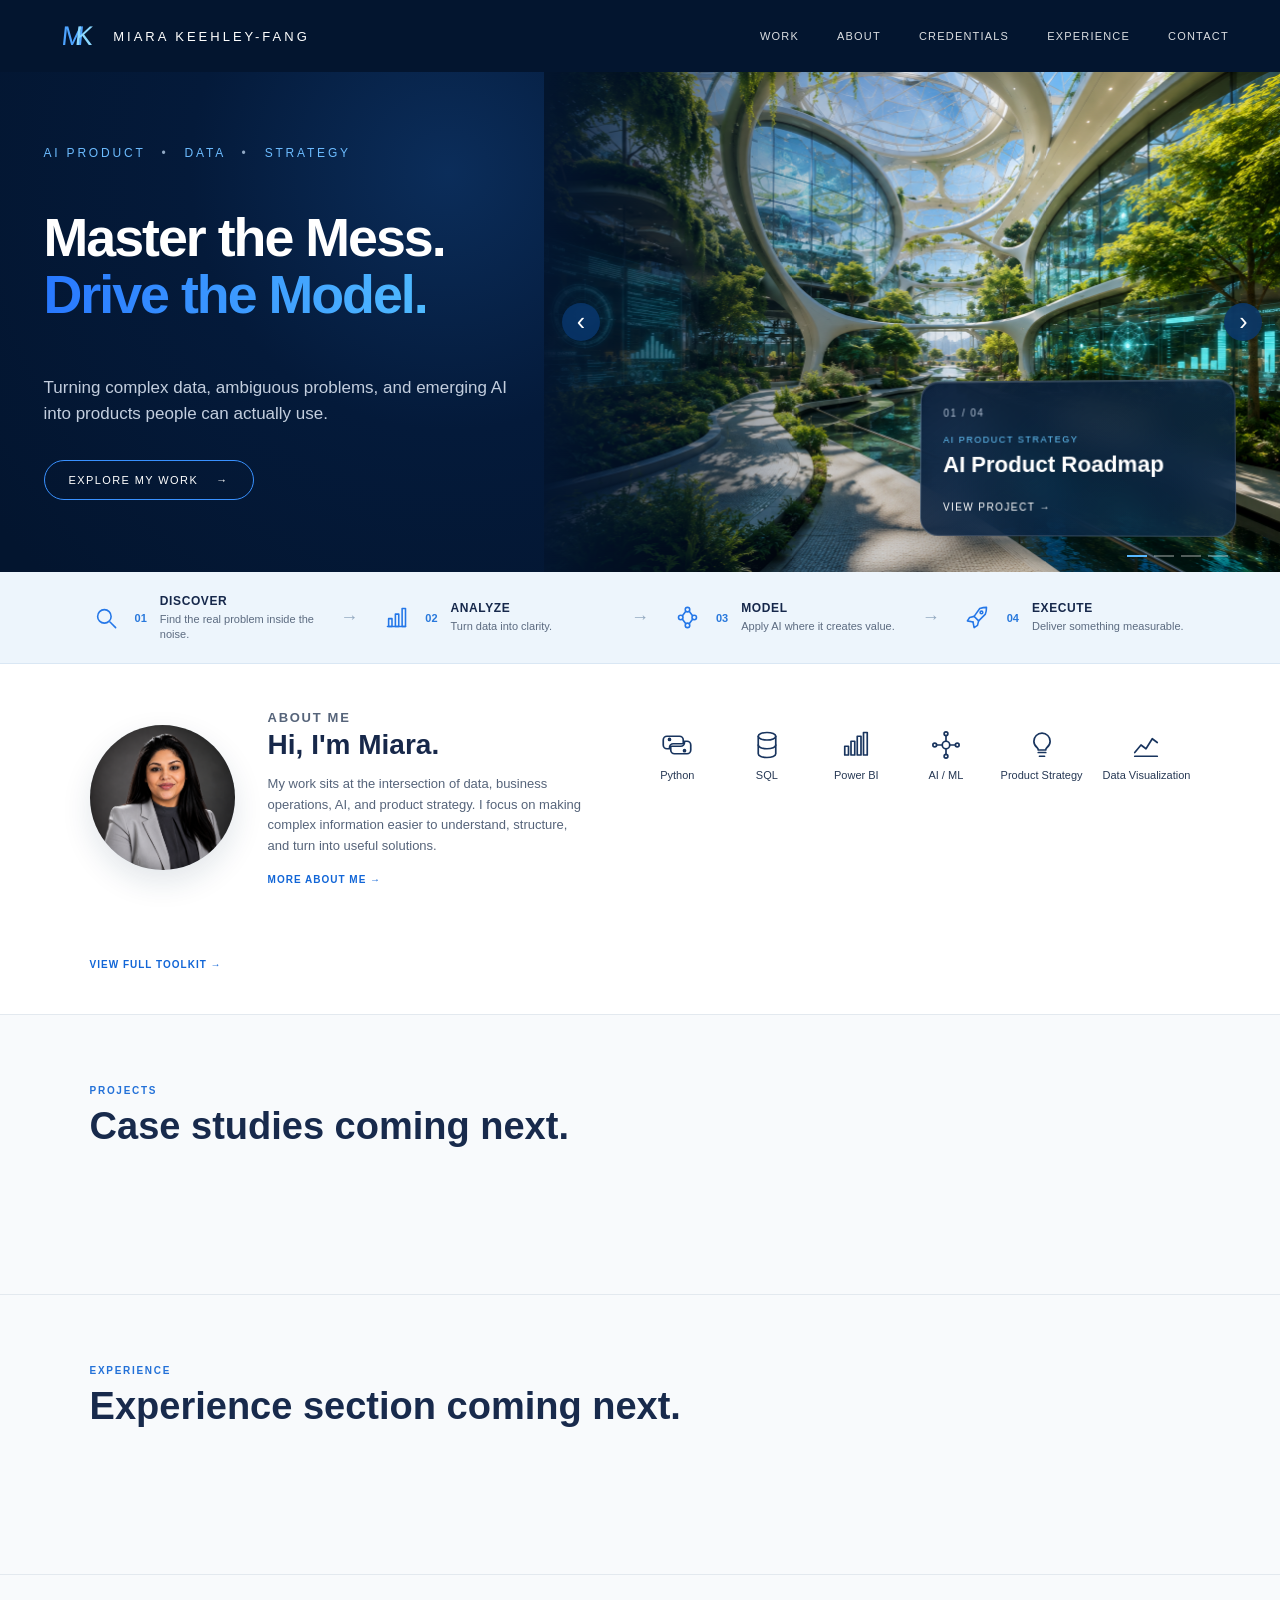
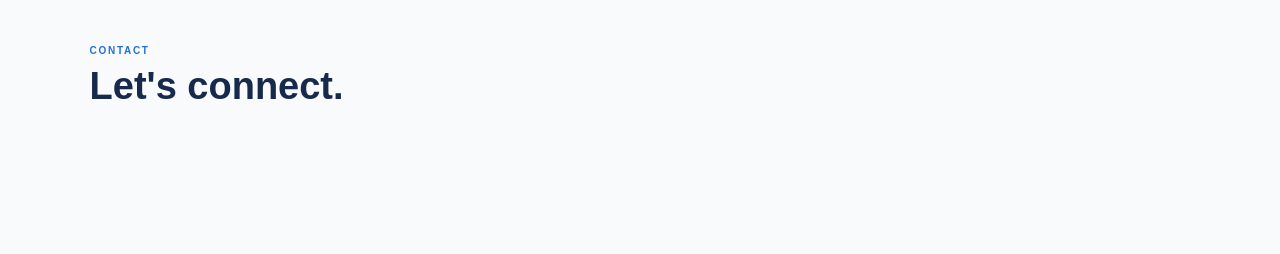
<file: index.html>
<!DOCTYPE html>
<html lang="en">

<head>
    <meta charset="UTF-8">
    <meta name="viewport" content="width=device-width, initial-scale=1.0">

    <title>Miara Keehley-Fang | AI Product & Data</title>

    <link rel="stylesheet" href="style.css">
</head>

<body>

    <!-- NAVIGATION -->
    <header class="site-header">

    <a href="index.html" class="brand">
        <div class="monogram" aria-label="MK">
            <span>M</span><span>K</span>
        </div>

        <span class="brand-name">MIARA KEEHLEY-FANG</span>
    </a>

    <button class="menu-toggle" id="menuToggle" aria-label="Open navigation">
        <span></span>
        <span></span>
        <span></span>
    </button>

    <nav class="nav-links" id="mobileNav">
        <a href="projects.html">WORK</a>
        <a href="index.html#about">ABOUT</a>
        <a href="index.html#credentials">CREDENTIALS</a>
        <a href="index.html#experience">EXPERIENCE</a>
        <a href="contact.html">CONTACT</a>
    </nav>

</header>


    <main>

        <!-- HERO -->
        <section class="hero">

            <div class="hero-copy">

                <p class="eyebrow">
                    AI PRODUCT
                    <span>•</span>
                    DATA
                    <span>•</span>
                    STRATEGY
                </p>

                <h1 class="hero-title">
            <span class="title-white">Master the Mess.</span>
            <span class="title-gradient">Drive the Model.</span>
            </h1>

                <p class="hero-description">
                    Turning complex data, ambiguous problems, and emerging AI
                    into products people can actually use.
                </p>

                <a href="projects.html" class="primary-button">
                 EXPLORE MY WORK
                  <span>→</span>
                </a>

            </div>


            <!-- ROTATING 3D PROJECT VISUAL -->
            <div class="project-showcase">

                <button
                    class="slider-arrow slider-arrow-left"
                    id="previousProject"
                    aria-label="Previous project">
                    ‹
                </button>

                <div class="project-stage">

                    <a href="#work" class="project-slide active">

                        <img
                            src="images/interiornetwork.png"
                            alt="AI product strategy project">

                        <div class="project-glass">
                            <span class="project-number">01 / 04</span>
                            <span class="project-category">AI PRODUCT STRATEGY</span>
                            <h2>AI Product Roadmap</h2>
                            <span class="project-link">
                                VIEW PROJECT →
                            </span>
                        </div>

                    </a>


                    <a href="#work" class="project-slide">

                        <img
                            src="images/dome.png"
                            alt="Data systems project">

                        <div class="project-glass">
                            <span class="project-number">02 / 04</span>
                            <span class="project-category">DATA SYSTEMS</span>
                            <h2>Intelligent Data Pipeline</h2>
                            <span class="project-link">
                                VIEW PROJECT →
                            </span>
                        </div>

                    </a>


                    <a href="#work" class="project-slide">

                        <img
                            src="images/library.png"
                            alt="Research and strategy project">

                        <div class="project-glass">
                            <span class="project-number">03 / 04</span>
                            <span class="project-category">RESEARCH + STRATEGY</span>
                            <h2>Knowledge Intelligence</h2>
                            <span class="project-link">
                                VIEW PROJECT →
                            </span>
                        </div>

                    </a>


                    <a href="#work" class="project-slide">

                        <img
                            src="images/outdoorcity.png"
                            alt="Product design project">

                        <div class="project-glass">
                            <span class="project-number">04 / 04</span>
                            <span class="project-category">PRODUCT DESIGN</span>
                            <h2>Customer Insights Platform</h2>
                            <span class="project-link">
                                VIEW PROJECT →
                            </span>
                        </div>

                    </a>

                </div>

                <button
                    class="slider-arrow slider-arrow-right"
                    id="nextProject"
                    aria-label="Next project">
                    ›
                </button>


                <div class="slider-dots">
                    <button class="dot active" data-slide="0"></button>
                    <button class="dot" data-slide="1"></button>
                    <button class="dot" data-slide="2"></button>
                    <button class="dot" data-slide="3"></button>
                </div>

            </div>

        </section>


        <!-- PROCESS BAND -->
        <section class="process-strip">

    <div class="process-item">
        <div class="process-icon">
            <svg viewBox="0 0 24 24">
                <circle cx="11" cy="11" r="6"></circle>
                <line x1="16" y1="16" x2="21" y2="21"></line>
            </svg>
        </div>

        <span class="process-number">01</span>

        <div>
            <h3>DISCOVER</h3>
            <p>Find the real problem inside the noise.</p>
        </div>
    </div>

    <span class="process-divider">→</span>

    <div class="process-item">
        <div class="process-icon">
            <svg viewBox="0 0 24 24">
                <line x1="4" y1="20" x2="20" y2="20"></line>
                <rect x="5" y="13" width="3" height="7"></rect>
                <rect x="11" y="9" width="3" height="11"></rect>
                <rect x="17" y="4" width="3" height="16"></rect>
            </svg>
        </div>

        <span class="process-number">02</span>

        <div>
            <h3>ANALYZE</h3>
            <p>Turn data into clarity.</p>
        </div>
    </div>

    <span class="process-divider">→</span>

    <div class="process-item">
        <div class="process-icon">
            <svg viewBox="0 0 24 24">
                <circle cx="12" cy="5" r="2"></circle>
                <circle cx="6" cy="12" r="2"></circle>
                <circle cx="18" cy="12" r="2"></circle>
                <circle cx="12" cy="19" r="2"></circle>

                <line x1="10.5" y1="6.5" x2="7.5" y2="10.5"></line>
                <line x1="13.5" y1="6.5" x2="16.5" y2="10.5"></line>
                <line x1="7.5" y1="13.5" x2="10.5" y2="17.5"></line>
                <line x1="16.5" y1="13.5" x2="13.5" y2="17.5"></line>
            </svg>
        </div>

        <span class="process-number">03</span>

        <div>
            <h3>MODEL</h3>
            <p>Apply AI where it creates value.</p>
        </div>
    </div>

    <span class="process-divider">→</span>

    <div class="process-item">
        <div class="process-icon">
            <svg viewBox="0 0 24 24">
                <path d="M14 4c3-1 5-1 6-1 0 1 0 3-1 6l-6 6-4-4z"></path>
                <path d="M9 11l-4 1-2 3 5 1"></path>
                <path d="M13 15l-1 4-3 2-1-5"></path>
                <circle cx="15.5" cy="7.5" r="1.2"></circle>
            </svg>
        </div>

        <span class="process-number">04</span>

        <div>
            <h3>EXECUTE</h3>
            <p>Deliver something measurable.</p>
        </div>
    </div>

</section>


        <!-- ABOUT + TOOLS -->
        <section class="intro-section" id="about">

            <div class="about-preview">

                <div class="portrait-wrap">
                    <img
                        src="images/greysuit.png"
                        alt="Miara Keehley-Fang">
                </div>

                <div class="about-copy">

                    <p class="section-label">ABOUT ME</p>

                    <h2>Hi, I'm Miara.</h2>

                    <p>
                        My work sits at the intersection of data, business
                        operations, AI, and product strategy. I focus on making
                        complex information easier to understand, structure,
                        and turn into useful solutions.
                    </p>

                    <a href="#" class="text-link">
                        MORE ABOUT ME →
                    </a>

                </div>

            </div>


            <div class="tools-list">

    <div class="tool">
        <svg viewBox="0 0 24 24">
            <path d="M7 5h7a3 3 0 0 1 3 3v3H9a3 3 0 0 0-3 3v1H4a3 3 0 0 1-3-3V8a3 3 0 0 1 3-3z"></path>
            <circle cx="6" cy="7.5" r=".8"></circle>
            <path d="M17 19h-7a3 3 0 0 1-3-3v-3h8a3 3 0 0 0 3-3V9h2a3 3 0 0 1 3 3v4a3 3 0 0 1-3 3z"></path>
            <circle cx="18" cy="16.5" r=".8"></circle>
        </svg>
        <span>Python</span>
    </div>

    <div class="tool">
        <svg viewBox="0 0 24 24">
            <ellipse cx="12" cy="5" rx="7" ry="3"></ellipse>
            <path d="M5 5v7c0 1.7 3.1 3 7 3s7-1.3 7-3V5"></path>
            <path d="M5 12v7c0 1.7 3.1 3 7 3s7-1.3 7-3v-7"></path>
        </svg>
        <span>SQL</span>
    </div>

    <div class="tool">
        <svg viewBox="0 0 24 24">
            <rect x="3" y="13" width="3" height="7"></rect>
            <rect x="8" y="9" width="3" height="11"></rect>
            <rect x="13" y="5" width="3" height="15"></rect>
            <rect x="18" y="2" width="3" height="18"></rect>
        </svg>
        <span>Power BI</span>
    </div>

    <div class="tool">
        <svg viewBox="0 0 24 24">
            <circle cx="12" cy="12" r="3"></circle>
            <circle cx="12" cy="3" r="1.5"></circle>
            <circle cx="21" cy="12" r="1.5"></circle>
            <circle cx="12" cy="21" r="1.5"></circle>
            <circle cx="3" cy="12" r="1.5"></circle>
            <line x1="12" y1="4.5" x2="12" y2="9"></line>
            <line x1="19.5" y1="12" x2="15" y2="12"></line>
            <line x1="12" y1="19.5" x2="12" y2="15"></line>
            <line x1="4.5" y1="12" x2="9" y2="12"></line>
        </svg>
        <span>AI / ML</span>
    </div>

    <div class="tool">
        <svg viewBox="0 0 24 24">
            <path d="M9 18h6"></path>
            <path d="M10 21h4"></path>
            <path d="M8 14c-1.5-1.2-2.5-3-2.5-5a6.5 6.5 0 0 1 13 0c0 2-1 3.8-2.5 5-1 .8-1 1.5-1 2H9c0-.5 0-1.2-1-2z"></path>
        </svg>
        <span>Product Strategy</span>
    </div>

    <div class="tool">
        <svg viewBox="0 0 24 24">
            <polyline points="3,18 8,12 12,15 17,7 21,10"></polyline>
            <line x1="3" y1="21" x2="21" y2="21"></line>
        </svg>
        <span>Data Visualization</span>
    </div>

</div>

                <a href="#" class="text-link">
                    VIEW FULL TOOLKIT →
                </a>

            </div>

        </section>


        <!-- TEMPORARY ANCHORS -->
        <section id="work" class="placeholder-section">
            <p class="section-label">PROJECTS</p>
            <h2>Case studies coming next.</h2>
        </section>

        <section id="experience" class="placeholder-section">
            <p class="section-label">EXPERIENCE</p>
            <h2>Experience section coming next.</h2>
        </section>

        <section id="contact" class="placeholder-section">
            <p class="section-label">CONTACT</p>
            <h2>Let's connect.</h2>
        </section>

    </main>

    <script src="script.js"></script>

</body>

</html>
</file>
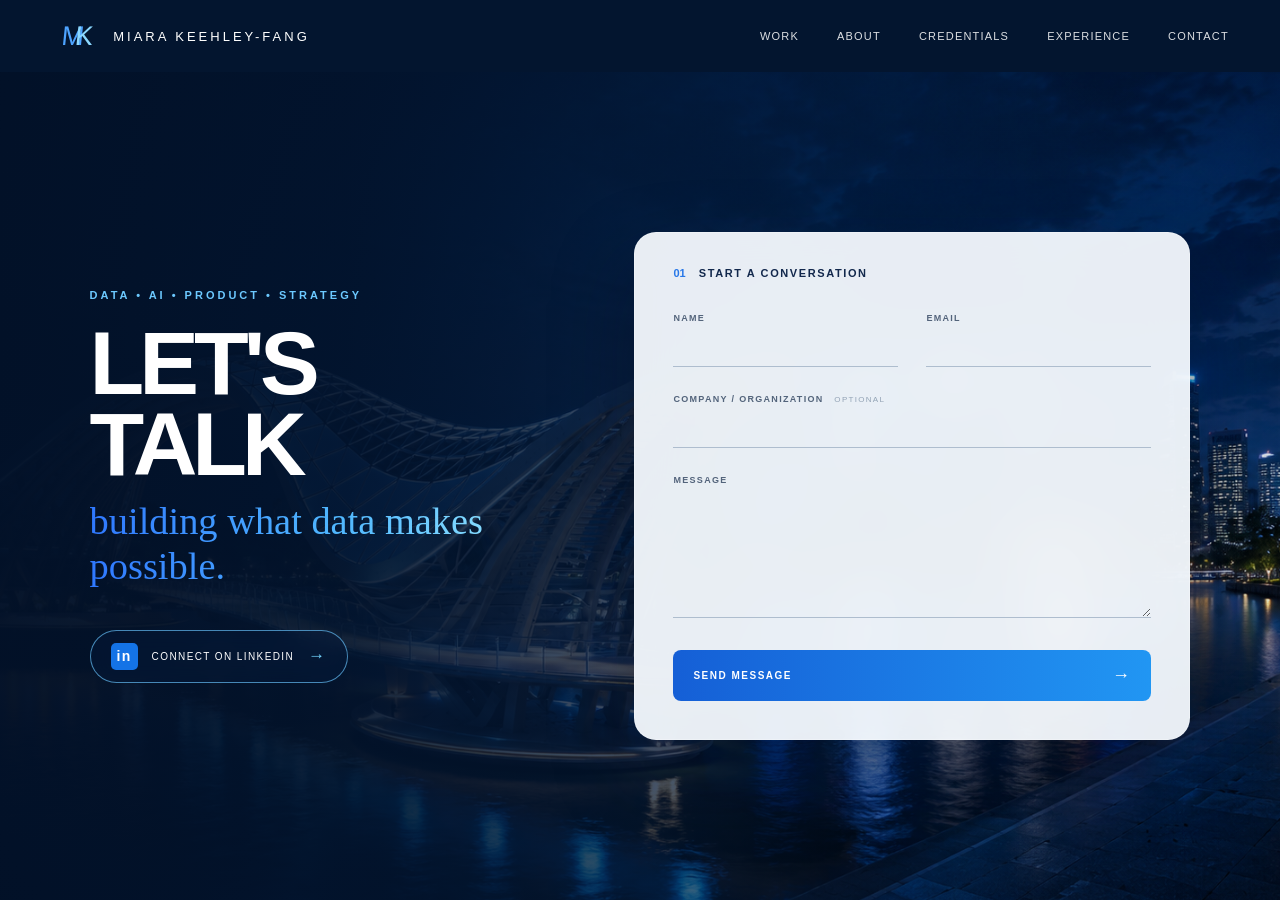
<file: contact.html>
<!DOCTYPE html>
<html lang="en">

<head>
    <meta charset="UTF-8">
    <meta name="viewport" content="width=device-width, initial-scale=1.0">

    <title>Contact | Miara Keehley-Fang</title>

    <link rel="stylesheet" href="style.css">
</head>


<body class="contact-page">

    <!-- NAVIGATION -->
    <header class="site-header">

    <a href="index.html" class="brand">
        <div class="monogram" aria-label="MK">
            <span>M</span><span>K</span>
        </div>

        <span class="brand-name">MIARA KEEHLEY-FANG</span>
    </a>

    <button class="menu-toggle" id="menuToggle" aria-label="Open navigation">
        <span></span>
        <span></span>
        <span></span>
    </button>

    <nav class="nav-links" id="mobileNav">
        <a href="projects.html">WORK</a>
        <a href="index.html#about">ABOUT</a>
        <a href="index.html#credentials">CREDENTIALS</a>
        <a href="index.html#experience">EXPERIENCE</a>
        <a href="contact.html">CONTACT</a>
    </nav>

</header>



    <!-- CONTACT HERO -->

    <main class="contact-hero">

        <div class="contact-background"></div>

        <div class="contact-overlay"></div>


        <section class="contact-layout">


            <!-- LEFT SIDE -->

            <div class="contact-intro">

                <p class="contact-eyebrow">
                    DATA • AI • PRODUCT • STRATEGY
                </p>


                <h1 class="contact-title">
                    LET'S TALK
                </h1>


                <p class="contact-script">
                    building what data makes possible.
                </p>


                <a
                    href="https://www.linkedin.com/in/miarak/"
                    class="linkedin-button"
                    target="_blank"
                    rel="noopener noreferrer">

                    <span class="linkedin-icon">
                        in
                    </span>

                    CONNECT ON LINKEDIN

                    <span class="linkedin-arrow">
                        →
                    </span>

                </a>

            </div>



            <!-- FORM -->

            <div class="contact-form-card">

                <div class="form-heading">

                    <span class="form-number">
                        01
                    </span>

                    <span class="form-label">
                        START A CONVERSATION
                    </span>

                </div>


                <form
                    action="https://formspree.io/f/xljraojk"
                    method="POST"
                    class="contact-form">


                    <div class="form-row">

                        <div class="form-group">

                            <label for="name">
                                NAME
                            </label>

                            <input
                                type="text"
                                id="name"
                                name="name"
                                autocomplete="name"
                                required>

                        </div>


                        <div class="form-group">

                            <label for="email">
                                EMAIL
                            </label>

                            <input
                                type="email"
                                id="email"
                                name="email"
                                autocomplete="email"
                                required>

                        </div>

                    </div>



                    <div class="form-group">

                        <label for="company">
                            COMPANY / ORGANIZATION
                            <span>OPTIONAL</span>
                        </label>

                        <input
                            type="text"
                            id="company"
                            name="company"
                            autocomplete="organization">

                    </div>



                    <div class="form-group">

                        <label for="message">
                            MESSAGE
                        </label>

                        <textarea
                            id="message"
                            name="message"
                            rows="5"
                            required></textarea>

                    </div>



                    <button
                        type="submit"
                        class="contact-submit">

                        SEND MESSAGE

                        <span>
                            →
                        </span>

                    </button>


                </form>

            </div>


        </section>

    </main>


</body>

</html>
</file>
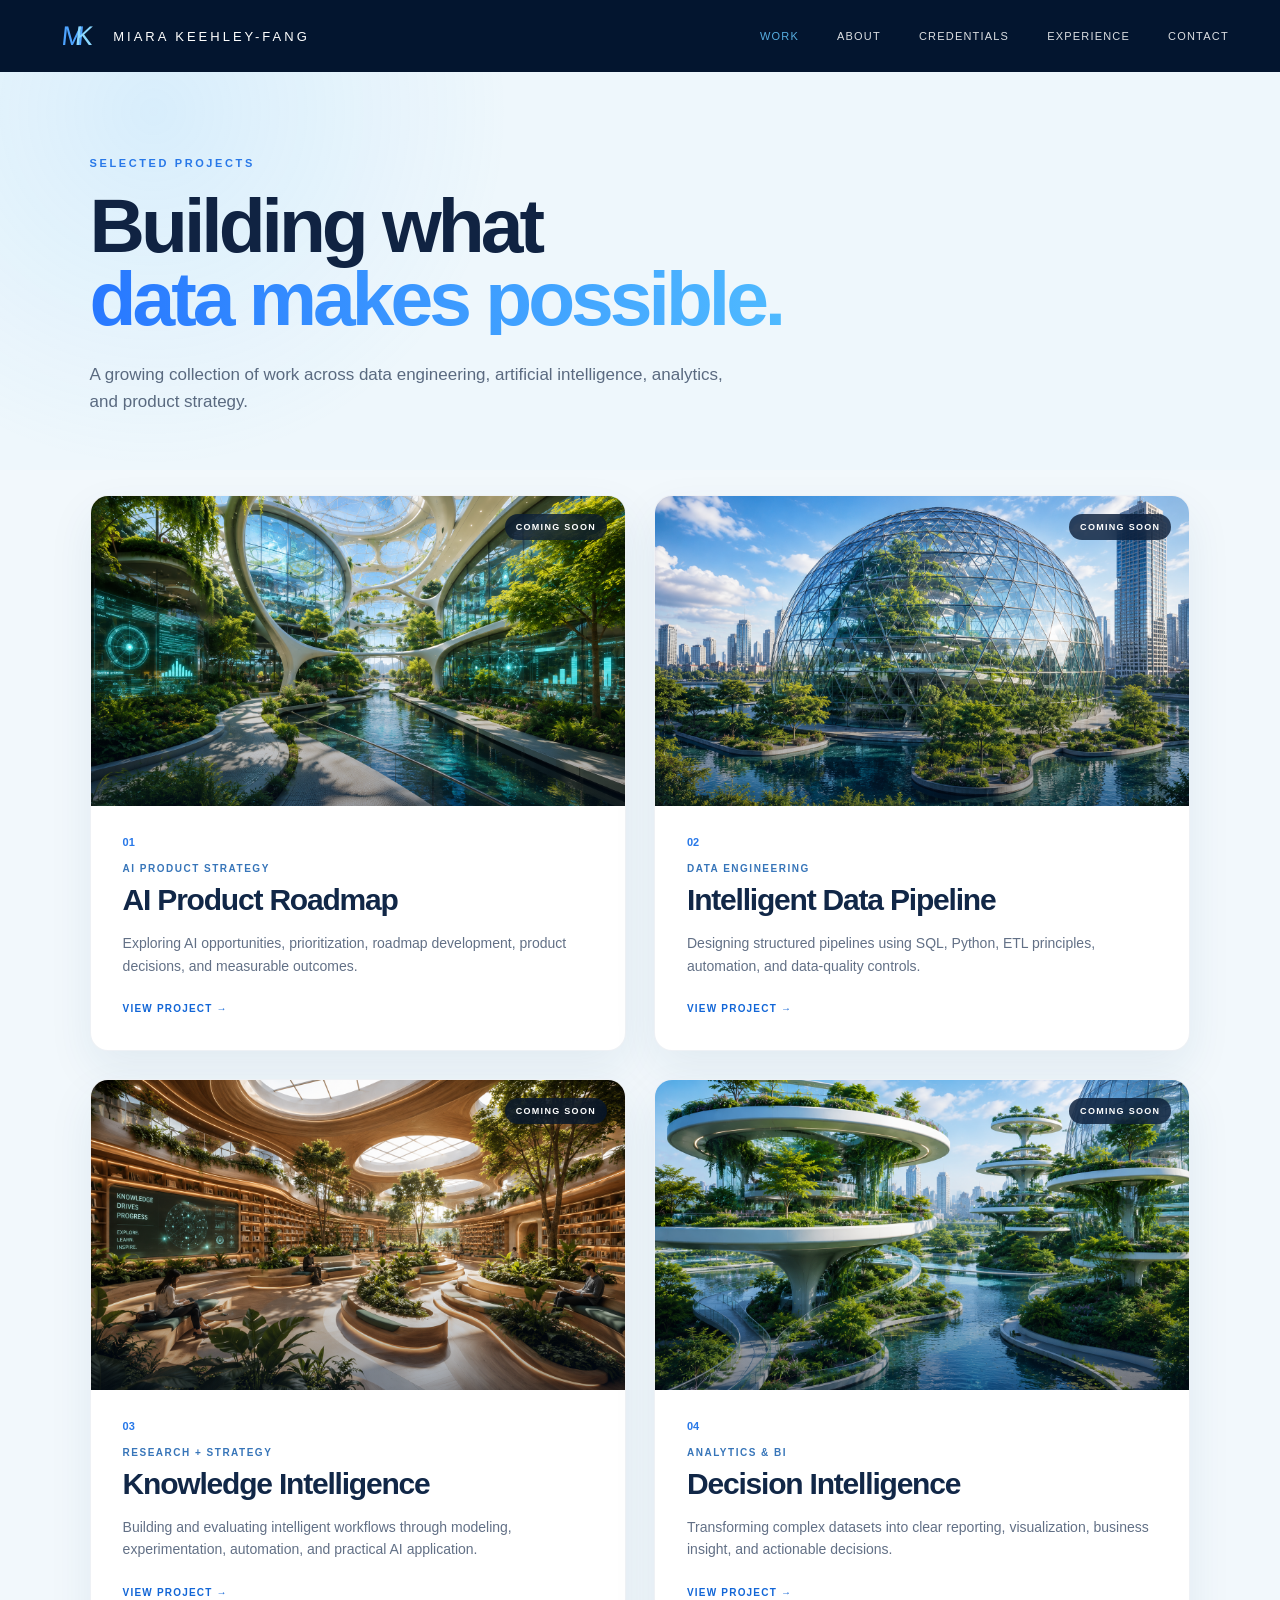
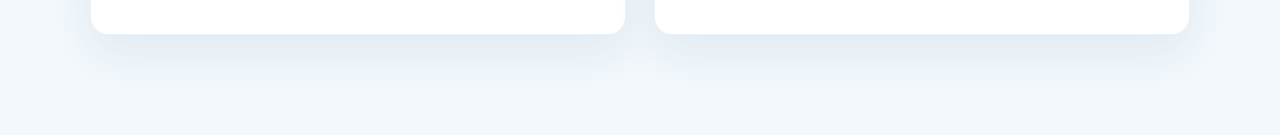
<file: projects.html>
<!DOCTYPE html>
<html lang="en">

<head>
    <meta charset="UTF-8">
    <meta name="viewport" content="width=device-width, initial-scale=1.0">

    <title>Projects | Miara Keehley-Fang</title>

    <link rel="stylesheet" href="style.css">
</head>

<body class="projects-page">

    <!-- HEADER -->
    <header class="site-header">

        <a href="index.html" class="brand">
            <div class="monogram" aria-label="MK">
                <span>M</span><span>K</span>
            </div>

            <span class="brand-name">
                MIARA KEEHLEY-FANG
            </span>
        </a>

        <button class="menu-toggle" id="menuToggle" aria-label="Open navigation">
            <span></span>
            <span></span>
            <span></span>
        </button>

        <nav class="nav-links" id="mobileNav">

            <a href="projects.html" class="active-nav">
                WORK
            </a>

            <a href="index.html#about">
                ABOUT
            </a>

            <a href="index.html#credentials">
                CREDENTIALS
            </a>

            <a href="index.html#experience">
                EXPERIENCE
            </a>

            <a href="contact.html">
                CONTACT
            </a>

        </nav>

    </header>


    <main>

        <!-- PROJECTS INTRO -->
        <section class="projects-intro">

            <div class="projects-intro-copy">

                <p class="projects-eyebrow">
                    SELECTED PROJECTS
                </p>

                <h1>
                    Building what
                    <span>data makes possible.</span>
                </h1>

                <p class="projects-description">
                    A growing collection of work across data engineering,
                    artificial intelligence, analytics, and product strategy.
                </p>

            </div>

        </section>


        <!-- PROJECT GRID -->
        <section class="projects-grid-section">

            <div class="projects-grid">


                <!-- PROJECT 1 -->
                <a href="#" class="project-card">

                    <div class="project-card-image">

                        <img
                            src="images/interiornetwork.png"
                            alt="AI product strategy project">

                        <span class="project-status">
                            COMING SOON
                        </span>

                    </div>

                    <div class="project-card-content">

                        <span class="project-card-number">
                            01
                        </span>

                        <p class="project-card-category">
                            AI PRODUCT STRATEGY
                        </p>

                        <h2>
                            AI Product Roadmap
                        </h2>

                        <p class="project-card-description">
                            Exploring AI opportunities, prioritization,
                            roadmap development, product decisions, and
                            measurable outcomes.
                        </p>

                        <span class="project-card-link">
                            VIEW PROJECT →
                        </span>

                    </div>

                </a>



                <!-- PROJECT 2 -->
                <a href="#" class="project-card">

                    <div class="project-card-image">

                        <img
                            src="images/dome.png"
                            alt="Data engineering project">

                        <span class="project-status">
                            COMING SOON
                        </span>

                    </div>

                    <div class="project-card-content">

                        <span class="project-card-number">
                            02
                        </span>

                        <p class="project-card-category">
                            DATA ENGINEERING
                        </p>

                        <h2>
                            Intelligent Data Pipeline
                        </h2>

                        <p class="project-card-description">
                            Designing structured pipelines using SQL,
                            Python, ETL principles, automation, and
                            data-quality controls.
                        </p>

                        <span class="project-card-link">
                            VIEW PROJECT →
                        </span>

                    </div>

                </a>



                <!-- PROJECT 3 -->
                <a href="#" class="project-card">

                    <div class="project-card-image">

                        <img
                            src="images/library.png"
                             alt="Research and strategy project">

                        <span class="project-status">
                            COMING SOON
                        </span>

                    </div>

                    <div class="project-card-content">

                        <span class="project-card-number">
                            03
                        </span>

                        <p class="project-card-category">
                            RESEARCH + STRATEGY
                            </p>

                            <h2>
                            Knowledge Intelligence
                            </h2>

                        <p class="project-card-description">
                            Building and evaluating intelligent workflows
                            through modeling, experimentation, automation,
                            and practical AI application.
                        </p>

                        <span class="project-card-link">
                            VIEW PROJECT →
                        </span>

                    </div>

                </a>



                <!-- PROJECT 4 -->
                <a href="#" class="project-card">

                    <div class="project-card-image">

                        <img
                            src="images/outdoorcity.png"
                            alt="Analytics and business intelligence project">

                        <span class="project-status">
                            COMING SOON
                        </span>

                    </div>

                    <div class="project-card-content">

                        <span class="project-card-number">
                            04
                        </span>

                        <p class="project-card-category">
                            ANALYTICS & BI
                        </p>

                        <h2>
                            Decision Intelligence
                        </h2>

                        <p class="project-card-description">
                            Transforming complex datasets into clear
                            reporting, visualization, business insight,
                            and actionable decisions.
                        </p>

                        <span class="project-card-link">
                            VIEW PROJECT →
                        </span>

                    </div>

                </a>


            </div>

        </section>

    </main>

    <script src="script.js"></script>

</body>

</html>
</file>
<file: style.css>
/* =========================
   BASE
========================= */

* {
    box-sizing: border-box;
}

html {
    scroll-behavior: smooth;
}

body {
    margin: 0;

    font-family:
        Inter,
        Arial,
        Helvetica,
        sans-serif;

    color: #0b1733;
    background: #f8fafc;
}

a {
    color: inherit;
}


/* =========================
   HEADER
========================= */

.site-header {
    height: 72px;

    padding: 0 4%;

    display: flex;
    align-items: center;
    justify-content: space-between;

    background: #03152f;
    color: #ffffff;

    position: relative;
    z-index: 50;
}

.brand {
    display: flex;
    align-items: center;
    gap: 18px;

    color: white;
    text-decoration: none;
}

.brand-name {
    font-size: 13px;
    letter-spacing: 3px;
    font-weight: 500;
}


/* MK MONOGRAM */

.monogram {
    position: relative;

    width: 44px;
    height: 44px;

    display: flex;
    align-items: center;
    justify-content: center;

    color: #4da3ff;

    font-size: 27px;
    font-weight: 200;
    letter-spacing: -9px;

    transform: skewX(-6deg);
}

.monogram span:last-child {
    color: #8bd8ff;
}


/* NAV */

.nav-links {
    display: flex;
    align-items: center;
    gap: 38px;
}

.nav-links a {
    color: #ffffff;

    text-decoration: none;

    font-size: 11px;
    letter-spacing: 1.2px;

    opacity: 0.86;

    transition: opacity 0.2s ease;
}

.nav-links a:hover {
    opacity: 1;
}


/* =========================
   HERO
========================= */

.hero {
    min-height: 500px;

    display: grid;
    grid-template-columns: 0.85fr 1.15fr;

    background:
        radial-gradient(
            circle at 35% 20%,
            #0b2d5a 0%,
            #041a3a 28%,
            #03152f 62%
        );

    color: #ffffff;

    overflow: hidden;
}

.hero-copy {
    padding:
        72px
        6%
        70px
        8%;

    display: flex;
    flex-direction: column;
    justify-content: center;

    position: relative;
    z-index: 5;
}

.eyebrow {
    margin: 0 0 24px;

    font-size: 12px;
    letter-spacing: 2.8px;

    color: #6cbcff;
}

.eyebrow span {
    margin: 0 10px;
    color: #91a9c5;
}

.hero-title {
    margin: 25px 0;
    line-height: 1.05;
}

.title-white,
.title-gradient {
    display: block;
    white-space: nowrap;
    font-size: clamp(42px, 4.2vw, 68px);
    font-weight: 700;
    letter-spacing: -2px;
}

.title-gradient {
    background: linear-gradient(90deg, #2878ff, #58c9ff);
    -webkit-background-clip: text;
    background-clip: text;
    -webkit-text-fill-color: transparent;
    color: transparent;
}

.gradient-text {
    display: inline-block;

    background-image: linear-gradient(
        90deg,
        #2878ff 0%,
        #49a9ff 50%,
        #8be4ff 100%
    );

    -webkit-background-clip: text;
    background-clip: text;

    -webkit-text-fill-color: transparent;
    color: transparent;
}

.hero-description {
    max-width: 490px;

    margin: 28px 0 0;

    color: #c3cede;

    font-size: 17px;
    line-height: 1.55;
}

.primary-button {
    margin-top: 32px;

    width: fit-content;

    padding: 13px 24px;

    display: inline-flex;
    align-items: center;
    gap: 18px;

    color: #ffffff;

    text-decoration: none;

    border: 1px solid #3991ff;
    border-radius: 30px;

    font-size: 11px;
    letter-spacing: 1.4px;

    transition:
        background 0.25s ease,
        transform 0.25s ease;
}

.primary-button:hover {
    background: #126be8;
    transform: translateY(-2px);
}


/* =========================
   PROJECT SHOWCASE
========================= */

.project-showcase {
    position: relative;

    min-width: 0;

    perspective: 1400px;

    display: flex;
    align-items: center;
    justify-content: center;
}

.project-stage {
    width: 100%;
    height: 100%;

    position: relative;

    overflow: hidden;
}


/* 3D IMAGE */

.project-slide {
    position: absolute;
    inset: 0;

    display: block;

    opacity: 0;

    transform:
        scale(0.96)
        rotateY(-4deg)
        translateX(24px);

    transition:
        opacity 0.8s ease,
        transform 1s cubic-bezier(.2,.7,.2,1);

    pointer-events: none;
}

.project-slide.active {
    opacity: 1;

    transform:
        scale(1.02)
        rotateY(0deg)
        translateX(0);

    pointer-events: auto;
}

.project-slide img {
    width: 100%;
    height: 100%;

    object-fit: cover;

    display: block;

    filter:
        saturate(0.95)
        contrast(1.04);
}


/* DARK FADE INTO LEFT SIDE */

.project-slide::after {
    content: "";

    position: absolute;
    inset: 0;

    background:
        linear-gradient(
            90deg,
            #03152f 0%,
            rgba(3,21,47,0.78) 8%,
            rgba(3,21,47,0.22) 36%,
            rgba(3,21,47,0.02) 65%
        );
}


/* FLOATING GLASS CARD */

.project-glass {
    position: absolute;

    right: 7%;
    bottom: 8%;

    width: 310px;

    padding: 20px 22px;

    z-index: 4;

    color: white;

    background:
        linear-gradient(
            145deg,
            rgba(5,25,53,0.93),
            rgba(8,39,73,0.77)
        );

    border:
        1px solid rgba(255,255,255,0.17);

    border-radius: 18px;

    box-shadow:
        0 30px 60px rgba(0,0,0,0.30),
        inset 0 1px rgba(255,255,255,0.12);

    backdrop-filter: blur(18px);
    -webkit-backdrop-filter: blur(18px);

    transform:
        perspective(900px)
        rotateX(2deg)
        rotateY(-4deg);

    transition: transform 0.35s ease;
}

.project-slide:hover .project-glass {
    transform:
        perspective(900px)
        rotateX(0deg)
        rotateY(0deg)
        translateY(-5px);
}

.project-number {
    font-size: 10px;
    letter-spacing: 1.5px;
    color: #aebdd0;
}

.project-category {
    display: block;

    margin-top: 14px;

    color: #67c8ff;

    font-size: 9px;
    letter-spacing: 1.5px;
}

.project-glass h2 {
    margin: 7px 0 18px;

    font-size: 22px;
}

.project-link {
    font-size: 10px;
    letter-spacing: 1.4px;

    color: #ffffff;
}


/* SLIDER ARROWS */

.slider-arrow {
    width: 38px;
    height: 38px;

    position: absolute;

    top: 50%;

    z-index: 15;

    transform: translateY(-50%);

    border: 0;
    border-radius: 50%;

    background: rgba(9,55,111,0.82);
    color: white;

    font-size: 25px;

    cursor: pointer;

    backdrop-filter: blur(10px);
}

.slider-arrow-left {
    left: 18px;
}

.slider-arrow-right {
    right: 18px;
}


/* DOTS */

.slider-dots {
    position: absolute;

    right: 7%;
    bottom: 3%;

    z-index: 15;

    display: flex;
    gap: 7px;
}

.dot {
    width: 20px;
    height: 2px;

    padding: 0;

    border: 0;

    background: rgba(255,255,255,0.32);

    cursor: pointer;
}

.dot.active {
    background: #59b8ff;
}


/* =========================
   PROCESS STRIP
========================= */

.process-strip {
    min-height: 92px;

    padding: 17px 7%;

    display: grid;

    grid-template-columns:
        1fr auto
        1fr auto
        1fr auto
        1fr;

    align-items: center;

    gap: 22px;

    background: #edf5fc;

    border-bottom:
        1px solid #d9e7f4;
}

.process-item {
    display: flex;
    align-items: center;
    gap: 13px;
}

.process-number {
    color: #2878dc;

    font-size: 11px;
    font-weight: 600;
}

.process-item h3 {
    margin: 0 0 4px;

    color: #16284b;

    font-size: 12px;
    letter-spacing: 0.6px;
}

.process-item p {
    margin: 0;

    color: #5c6b80;

    font-size: 11px;
    line-height: 1.35;
}

.process-divider {
    color: #93a9c0;

    font-size: 18px;
}


/* =========================
   ABOUT / TOOLS
========================= */

.intro-section {
    padding: 44px 7%;

    display: grid;
    grid-template-columns: 1fr 1.1fr;

    gap: 55px;

    background: #ffffff;
}

.about-preview {
    display: grid;
    grid-template-columns: 150px 1fr;

    gap: 28px;

    align-items: center;
}

.portrait-wrap {
    width: 145px;
    height: 145px;

    border-radius: 50%;

    overflow: hidden;

    background: #e7edf4;

    box-shadow:
        0 12px 30px rgba(20,46,80,0.12);
}

.portrait-wrap img {
    width: 100%;
    height: 100%;

    object-fit: cover;

    object-position: center top;
}

.section-label {
    margin: 0 0 9px;

    color: #2371d8;

    font-size: 10px;
    font-weight: 700;

    letter-spacing: 1.7px;
}

.about-copy h2 {
    margin: 0 0 13px;

    font-size: 28px;

    color: #17284a;
}

.about-copy p {
    margin: 0;

    color: #56647a;

    font-size: 13px;
    line-height: 1.6;
}

.text-link {
    display: inline-block;

    margin-top: 17px;

    color: #1266d7;

    text-decoration: none;

    font-size: 10px;
    font-weight: 600;

    letter-spacing: 1px;
}


/* TOOLS */

.tools-preview {
    padding-left: 45px;

    border-left:
        1px solid #dbe4ee;

    display: flex;
    flex-direction: column;
    justify-content: center;
}

.tools-list {
    margin-top: 22px;

    display: grid;
    grid-template-columns: repeat(6, 1fr);

    gap: 20px;
}

.tool {
    display: flex;
    flex-direction: column;
    align-items: center;

    gap: 9px;

    text-align: center;

    color: #263854;
}

.tool svg {
    width: 30px;
    height: 30px;

    fill: none;
    stroke: #18345e;
    stroke-width: 1.35;
    stroke-linecap: round;
    stroke-linejoin: round;
}

.tool span {
    font-size: 11px;
    white-space: nowrap;
}


/* =========================
   PLACEHOLDERS
========================= */

.placeholder-section {
    min-height: 280px;

    padding: 70px 7%;

    border-top:
        1px solid #e3e9ef;

    background: #f8fafc;
}

.placeholder-section h2 {
    margin: 0;

    color: #182a4c;

    font-size: 38px;
}


/* =========================
   RESPONSIVE
========================= */

@media (max-width: 1050px) {

    .nav-links {
        gap: 20px;
    }

    .hero {
        grid-template-columns: 1fr;
    }

    .hero-copy {
        padding-bottom: 45px;
    }

    .project-showcase {
        min-height: 480px;
    }

    .process-strip {
        grid-template-columns: 1fr 1fr;

        gap: 25px;
    }

    .process-divider {
        display: none;
    }

}


@media (max-width: 760px) {

    .site-header {
        padding: 0 5%;
    }

    .brand-name {
        font-size: 10px;
    }

    .nav-links {
        display: none;
    }

    .hero-copy {
        padding: 55px 7%;
    }

    .hero h1 {
        font-size: 48px;
        letter-spacing: -2.5px;
    }

    .hero-description {
        font-size: 15px;
    }

    .project-showcase {
        min-height: 420px;
    }

    .project-glass {
        width: 76%;

        right: 12%;
    }

    .process-strip {
        grid-template-columns: 1fr;

        padding: 25px 8%;
    }

    .intro-section {
        grid-template-columns: 1fr;

        padding: 40px 8%;
    }

    .about-preview {
        grid-template-columns: 110px 1fr;
    }

    .portrait-wrap {
        width: 105px;
        height: 105px;
    }

    .tools-preview {
        padding-left: 0;

        border-left: 0;

        border-top:
            1px solid #dbe4ee;

        padding-top: 30px;
    }

}
/* PROCESS ICONS */

.process-icon {
    width: 32px;
    height: 32px;

    flex: 0 0 32px;

    display: flex;
    align-items: center;
    justify-content: center;

    color: #2477e8;
}

.process-icon svg {
    width: 27px;
    height: 27px;

    fill: none;
    stroke: currentColor;
    stroke-width: 1.4;
    stroke-linecap: round;
    stroke-linejoin: round;
}
/* ==================================================
   CONTACT PAGE
================================================== */


.contact-page {
    margin: 0;

    min-height: 100vh;

    background: #03152f;
}


/* ACTIVE NAV */

.active-nav {
    color: #65c8ff !important;
}


/* ==================================================
   CONTACT HERO
================================================== */

.contact-hero {
    position: relative;

    min-height: calc(100vh - 72px);

    overflow: hidden;

    display: flex;
    align-items: center;
}


/* BACKGROUND IMAGE */

.contact-background {
    position: absolute;
    inset: 0;

    background-image:
        url("images/contactbridge.png");

    background-size: cover;

    background-position: center;

    z-index: 0;

    transform: scale(1.02);
}


/* DARK GRADIENT OVER IMAGE */

.contact-overlay {
    position: absolute;
    inset: 0;

    z-index: 1;

    background:

        linear-gradient(
            90deg,

            rgba(2, 17, 40, 0.98) 0%,

            rgba(2, 19, 44, 0.93) 27%,

            rgba(3, 24, 53, 0.72) 50%,

            rgba(3, 23, 50, 0.28) 75%,

            rgba(3, 23, 50, 0.10) 100%
        );
}


/* ==================================================
   PAGE LAYOUT
================================================== */

.contact-layout {
    position: relative;

    z-index: 5;

    width: 100%;

    padding:
        70px
        7%;

    display: grid;

    grid-template-columns:
        0.9fr
        1.1fr;

    align-items: center;

    gap: 90px;
}


/* ==================================================
   LEFT SIDE
================================================== */

.contact-intro {
    color: white;

    max-width: 650px;
}


.contact-eyebrow {
    margin: 0 0 22px;

    color: #6cc9ff;

    font-size: 11px;

    letter-spacing: 3px;

    font-weight: 600;
}


.contact-title {
    margin: 0;

    font-size:
        clamp(
            62px,
            7vw,
            105px
        );

    line-height: 0.9;

    letter-spacing: -5px;

    color: white;
}


/* SCRIPT-LIKE LINE */

.contact-script {
    margin:
        15px
        0
        42px;

    max-width: 650px;

    font-family:
        "Segoe Script",
        "Brush Script MT",
        cursive;

    font-size:
        clamp(
            28px,
            3vw,
            47px
        );

    line-height: 1.15;

    font-weight: 400;

    background:
        linear-gradient(
            90deg,
            #2f78ff 0%,
            #50b8ff 55%,
            #98e8ff 100%
        );

    -webkit-background-clip: text;

    background-clip: text;

    -webkit-text-fill-color: transparent;

    color: transparent;
}


/* ==================================================
   LINKEDIN BUTTON
================================================== */

.linkedin-button {
    width: fit-content;

    display: inline-flex;

    align-items: center;

    gap: 14px;

    padding:
        12px
        20px;

    border:
        1px solid
        rgba(
            107,
            199,
            255,
            0.65
        );

    border-radius: 30px;

    color: white;

    text-decoration: none;

    font-size: 10px;

    letter-spacing: 1.4px;

    background:
        rgba(
            5,
            28,
            60,
            0.42
        );

    backdrop-filter:
        blur(10px);

    transition:
        transform
        0.25s ease,
        background
        0.25s ease;
}


.linkedin-button:hover {
    transform:
        translateY(-2px);

    background:
        rgba(
            31,
            105,
            200,
            0.45
        );
}


.linkedin-icon {
    width: 27px;
    height: 27px;

    display: inline-flex;

    align-items: center;
    justify-content: center;

    border-radius: 5px;

    background:
        #1473e6;

    font-size: 14px;

    font-weight: 700;

    text-transform: lowercase;
}


.linkedin-arrow {
    font-size: 17px;

    color: #74d5ff;
}


/* ==================================================
   CONTACT FORM CARD
================================================== */

.contact-form-card {
    width: 100%;

    max-width: 610px;

    justify-self: end;

    padding:
        34px
        38px
        38px;

    border-radius: 22px;

    border:
        1px solid
        rgba(
            255,
            255,
            255,
            0.25
        );

    background:
        rgba(
            247,
            251,
            255,
            0.94
        );

    box-shadow:

        0
        35px
        80px
        rgba(
            0,
            9,
            25,
            0.38
        );

    backdrop-filter:
        blur(24px);

    -webkit-backdrop-filter:
        blur(24px);
}


/* FORM HEADING */

.form-heading {
    display: flex;

    align-items: center;

    gap: 13px;

    margin-bottom: 34px;
}


.form-number {
    color: #2878e8;

    font-size: 11px;

    font-weight: 700;
}


.form-label {
    color: #12284c;

    font-size: 11px;

    letter-spacing: 1.6px;

    font-weight: 700;
}


/* ==================================================
   FORM
================================================== */

.contact-form {
    display: flex;

    flex-direction: column;

    gap: 27px;
}


.form-row {
    display: grid;

    grid-template-columns:
        1fr
        1fr;

    gap: 28px;
}


.form-group {
    display: flex;

    flex-direction: column;

    gap: 7px;
}


.form-group label {
    color: #53647b;

    font-size: 9px;

    letter-spacing: 1.3px;

    font-weight: 700;
}


.form-group label span {
    margin-left: 7px;

    color: #93a3b5;

    font-size: 8px;

    font-weight: 500;
}


/* INPUTS */

.form-group input,
.form-group textarea {

    width: 100%;

    padding:
        10px
        3px;

    border: 0;

    border-bottom:
        1px solid
        #aebdce;

    outline: 0;

    background:
        transparent;

    color: #102441;

    font-family:
        inherit;

    font-size: 14px;

    transition:
        border-color
        0.25s ease;
}


.form-group textarea {
    resize: vertical;

    min-height: 110px;

    line-height: 1.5;
}


.form-group input:focus,
.form-group textarea:focus {
    border-bottom-color:
        #2385f4;
}


/* ==================================================
   SUBMIT BUTTON
================================================== */

.contact-submit {
    width: 100%;

    margin-top: 5px;

    padding:
        15px
        20px;

    display: flex;

    align-items: center;

    justify-content: space-between;

    border: 0;

    border-radius: 8px;

    background:

        linear-gradient(
            90deg,
            #155fd6,
            #2196f3
        );

    color: white;

    cursor: pointer;

    font-family:
        inherit;

    font-size: 10px;

    font-weight: 700;

    letter-spacing: 1.5px;

    transition:
        transform
        0.25s ease,
        box-shadow
        0.25s ease;
}


.contact-submit span {
    font-size: 18px;
}


.contact-submit:hover {
    transform:
        translateY(-2px);

    box-shadow:

        0
        13px
        30px
        rgba(
            21,
            103,
            217,
            0.30
        );
}


/* ==================================================
   RESPONSIVE CONTACT PAGE
================================================== */

@media
(max-width: 1000px) {

    .contact-layout {
        grid-template-columns:
            1fr;

        gap: 50px;

        padding:
            60px
            8%;
    }


    .contact-form-card {
        justify-self: start;

        max-width: 650px;
    }


    .contact-background {
        background-position:
            65%
            center;
    }

}


@media
(max-width: 620px) {

    .contact-title {
        font-size: 60px;

        letter-spacing: -3px;
    }


    .contact-script {
        font-size: 30px;
    }


    .contact-layout {
        padding:
            45px
            6%;
    }


    .contact-form-card {
        padding:
            28px
            24px;
    }


    .form-row {
        grid-template-columns:
            1fr;

        gap: 27px;
    }

}
/* =========================
   MOBILE NAVIGATION
========================= */

.menu-toggle {
    display: none;

    width: 38px;
    height: 38px;

    padding: 8px;

    border: 0;
    background: transparent;

    cursor: pointer;
}

.menu-toggle span {
    display: block;

    width: 22px;
    height: 1.5px;

    margin: 5px auto;

    background: #ffffff;

    transition: 0.25s ease;
}


/* MOBILE */

@media (max-width: 760px) {

    .site-header {
        height: 78px;
        padding: 0 5%;

        position: relative;
    }

    .brand {
        gap: 10px;
    }

    .brand-name {
        font-size: 10px;
        letter-spacing: 2px;
    }

    .monogram {
        width: 35px;
        height: 35px;
        font-size: 23px;
    }

    .menu-toggle {
        display: block;
    }

    .nav-links {
        position: absolute;

        top: 78px;
        left: 0;
        right: 0;

        display: flex;
        flex-direction: column;

        gap: 0;

        padding: 12px 5% 18px;

        background: rgba(3, 21, 47, 0.98);

        border-top: 1px solid rgba(255, 255, 255, 0.08);

        opacity: 0;
        visibility: hidden;

        transform: translateY(-8px);

        transition:
            opacity 0.25s ease,
            transform 0.25s ease,
            visibility 0.25s ease;

        z-index: 100;
    }

    .nav-links.open {
        opacity: 1;
        visibility: visible;

        transform: translateY(0);
    }

    .nav-links a {
        width: 100%;

        padding: 14px 4px;

        border-bottom: 1px solid rgba(255, 255, 255, 0.08);

        font-size: 11px;
        letter-spacing: 1.5px;
    }

    .nav-links a:last-child {
        border-bottom: 0;
    }

}
/* ==================================================
   PROJECTS PAGE
================================================== */

.projects-page {
    min-height: 100vh;

    background: #f2f8fc;

    color: #12284c;
}


/* ==================================================
   PROJECTS INTRO
================================================== */

.projects-intro {
    padding: 85px 7% 55px;

    background:
        radial-gradient(
            circle at 12% 10%,
            rgba(92, 185, 255, 0.15),
            transparent 30%
        ),
        #eef7fc;
}

.projects-intro-copy {
    max-width: 900px;
}

.projects-eyebrow {
    margin: 0 0 20px;

    color: #2878e8;

    font-size: 11px;
    font-weight: 700;

    letter-spacing: 2.6px;
}

.projects-intro h1 {
    margin: 0;

    max-width: 850px;

    color: #102342;

    font-size: clamp(52px, 6vw, 88px);

    line-height: 0.95;

    letter-spacing: -4px;
}

.projects-intro h1 span {
    display: block;

    background:
        linear-gradient(
            90deg,
            #2878ff,
            #58c9ff
        );

    -webkit-background-clip: text;
    background-clip: text;

    -webkit-text-fill-color: transparent;
    color: transparent;
}

.projects-description {
    max-width: 650px;

    margin: 26px 0 0;

    color: #5a6a80;

    font-size: 17px;
    line-height: 1.6;
}


/* ==================================================
   PROJECT GRID SECTION
================================================== */

.projects-grid-section {
    padding: 25px 7% 100px;

    background: #f2f8fc;
}

.projects-grid {
    display: grid;

    grid-template-columns:
        repeat(2, minmax(0, 1fr));

    gap: 28px;
}


/* ==================================================
   PROJECT CARD
================================================== */

.project-card {
    display: block;

    overflow: hidden;

    border-radius: 18px;

    background: #ffffff;

    color: inherit;

    text-decoration: none;

    border:
        1px solid
        rgba(37, 84, 130, 0.08);

    box-shadow:
        0 18px 45px
        rgba(30, 73, 111, 0.08);

    transition:
        transform 0.3s ease,
        box-shadow 0.3s ease;
}

.project-card:hover {
    transform: translateY(-6px);

    box-shadow:
        0 26px 60px
        rgba(30, 73, 111, 0.14);
}


/* ==================================================
   PROJECT IMAGE
================================================== */

.project-card-image {
    position: relative;

    height: 310px;

    overflow: hidden;
}

.project-card-image img {
    width: 100%;
    height: 100%;

    display: block;

    object-fit: cover;

    transition:
        transform 0.6s ease,
        filter 0.4s ease;
}

.project-card:hover
.project-card-image img {
    transform: scale(1.045);

    filter:
        saturate(1.04)
        contrast(1.03);
}


/* IMAGE SHADOW */

.project-card-image::after {
    content: "";

    position: absolute;
    inset: 0;

    background:
        linear-gradient(
            180deg,
            transparent 55%,
            rgba(3, 21, 47, 0.38) 100%
        );

    pointer-events: none;
}


/* COMING SOON */

.project-status {
    position: absolute;

    top: 18px;
    right: 18px;

    z-index: 3;

    padding: 8px 11px;

    border-radius: 20px;

    background:
        rgba(3, 21, 47, 0.76);

    color: #ffffff;

    backdrop-filter: blur(10px);

    font-size: 9px;
    font-weight: 700;

    letter-spacing: 1.3px;
}


/* ==================================================
   PROJECT CONTENT
================================================== */

.project-card-content {
    position: relative;

    padding: 30px 32px 34px;
}

.project-card-number {
    display: block;

    margin-bottom: 15px;

    color: #2878e8;

    font-size: 11px;
    font-weight: 700;
}

.project-card-category {
    margin: 0 0 9px;

    color: #3775b9;

    font-size: 10px;
    font-weight: 700;

    letter-spacing: 1.5px;
}

.project-card h2 {
    margin: 0 0 15px;

    color: #112747;

    font-size: 30px;

    letter-spacing: -1.2px;
}

.project-card-description {
    margin: 0;

    max-width: 520px;

    color: #627086;

    font-size: 14px;

    line-height: 1.6;
}

.project-card-link {
    display: inline-block;

    margin-top: 26px;

    color: #1266d7;

    font-size: 10px;
    font-weight: 700;

    letter-spacing: 1.2px;

    transition:
        transform 0.25s ease;
}

.project-card:hover
.project-card-link {
    transform: translateX(5px);
}


/* ==================================================
   MOBILE PROJECTS
================================================== */

@media (max-width: 900px) {

    .projects-grid {
        grid-template-columns: 1fr;
    }

    .project-card-image {
        height: 280px;
    }

}


@media (max-width: 620px) {

    .projects-intro {
        padding:
            60px
            6%
            42px;
    }

    .projects-intro h1 {
        font-size: 50px;

        letter-spacing: -2.8px;
    }

    .projects-description {
        font-size: 15px;
    }

    .projects-grid-section {
        padding:
            15px
            6%
            70px;
    }

    .projects-grid {
        gap: 20px;
    }

    .project-card-image {
        height: 220px;
    }

    .project-card-content {
        padding: 24px;
    }

    .project-card h2 {
        font-size: 25px;
    }

}
</file>
